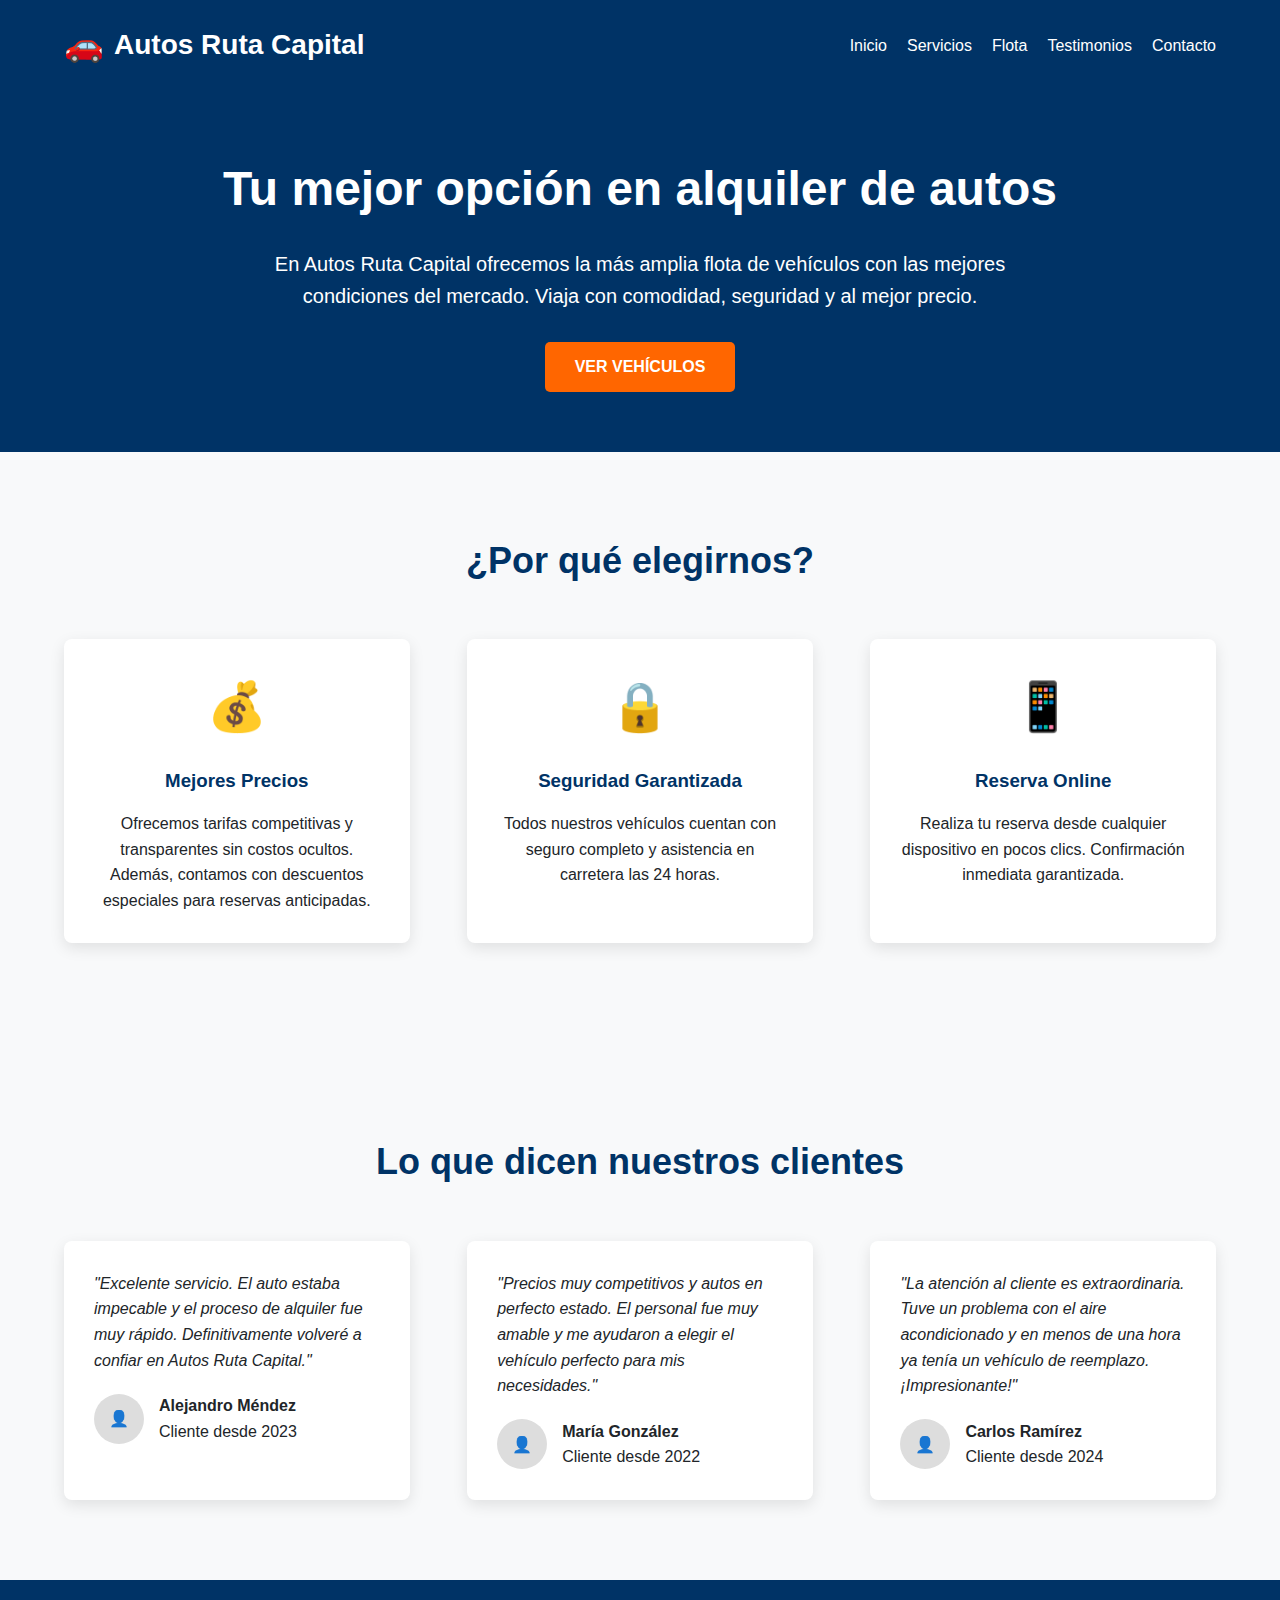
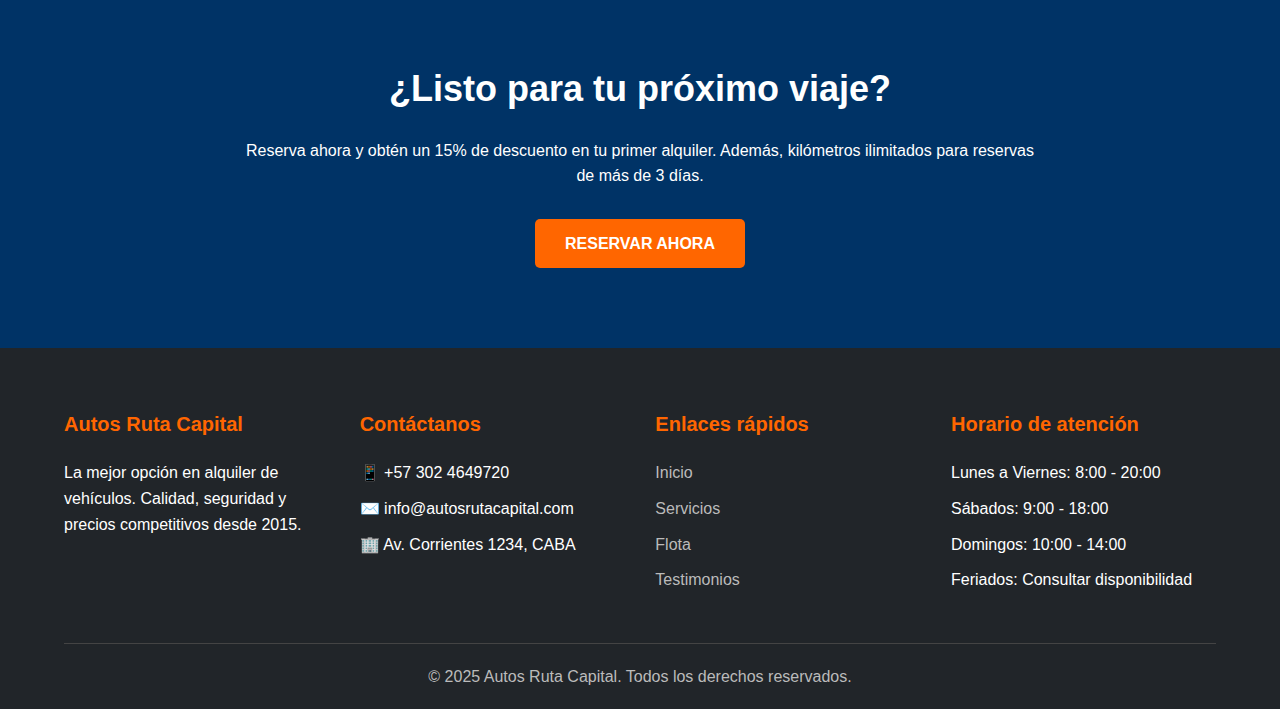
<file: index.html>
<!DOCTYPE html>
<html lang="es">
<head>
    <meta charset="UTF-8">
    <meta name="viewport" content="width=device-width, initial-scale=1.0">
    <title>Autos Ruta Capital - Alquiler de Autos</title>
    <link rel="stylesheet" href="styles.css">
</head>
<body>
    <header>
        <div class="container header-content">
            <div class="logo">
                <span class="logo-icon">🚗</span>
                Autos Ruta Capital
            </div>
            <nav class="navigation">
                <ul>
                    <li><a href="#inicio">Inicio</a></li>
                    <li><a href="#servicios">Servicios</a></li>
                    <li><a href="flota.html">Flota</a></li>
                    <li><a href="#testimonios">Testimonios</a></li>
                    <li><a href="#contacto">Contacto</a></li>
                </ul>
            </nav>
        </div>
    </header>

    <section id="inicio" class="hero">
        <div class="container hero-content">
            <h1>Tu mejor opción en alquiler de autos</h1>
            <p>En Autos Ruta Capital ofrecemos la más amplia flota de vehículos con las mejores condiciones del mercado. Viaja con comodidad, seguridad y al mejor precio.</p>
            <a href="flota.html" class="btn">Ver vehículos</a>
        </div>
    </section>

    <section id="servicios" class="features">
        <div class="container">
            <h2 class="section-title">¿Por qué elegirnos?</h2>
            <div class="features-container">
                <div class="feature">
                    <div class="feature-icon">💰</div>
                    <h3>Mejores Precios</h3>
                    <p>Ofrecemos tarifas competitivas y transparentes sin costos ocultos. Además, contamos con descuentos especiales para reservas anticipadas.</p>
                </div>
                <div class="feature">
                    <div class="feature-icon">🔒</div>
                    <h3>Seguridad Garantizada</h3>
                    <p>Todos nuestros vehículos cuentan con seguro completo y asistencia en carretera las 24 horas.</p>
                </div>
                <div class="feature">
                    <div class="feature-icon">📱</div>
                    <h3>Reserva Online</h3>
                    <p>Realiza tu reserva desde cualquier dispositivo en pocos clics. Confirmación inmediata garantizada.</p>
                </div>
            </div>
        </div>
    </section>

    <section id="testimonios" class="testimonials">
        <div class="container">
            <h2 class="section-title">Lo que dicen nuestros clientes</h2>
            <div class="testimonials-container">
                <div class="testimonial">
                    <p class="testimonial-text">"Excelente servicio. El auto estaba impecable y el proceso de alquiler fue muy rápido. Definitivamente volveré a confiar en Autos Ruta Capital."</p>
                    <div class="testimonial-author">
                        <div class="author-avatar">👤</div>
                        <div>
                            <strong>Alejandro Méndez</strong>
                            <div>Cliente desde 2023</div>
                        </div>
                    </div>
                </div>
                <div class="testimonial">
                    <p class="testimonial-text">"Precios muy competitivos y autos en perfecto estado. El personal fue muy amable y me ayudaron a elegir el vehículo perfecto para mis necesidades."</p>
                    <div class="testimonial-author">
                        <div class="author-avatar">👤</div>
                        <div>
                            <strong>María González</strong>
                            <div>Cliente desde 2022</div>
                        </div>
                    </div>
                </div>
                <div class="testimonial">
                    <p class="testimonial-text">"La atención al cliente es extraordinaria. Tuve un problema con el aire acondicionado y en menos de una hora ya tenía un vehículo de reemplazo. ¡Impresionante!"</p>
                    <div class="testimonial-author">
                        <div class="author-avatar">👤</div>
                        <div>
                            <strong>Carlos Ramírez</strong>
                            <div>Cliente desde 2024</div>
                        </div>
                    </div>
                </div>
            </div>
        </div>
    </section>

    <section class="cta">
        <div class="container">
            <h2>¿Listo para tu próximo viaje?</h2>
            <p>Reserva ahora y obtén un 15% de descuento en tu primer alquiler. Además, kilómetros ilimitados para reservas de más de 3 días.</p>
            <a href="#contacto" class="btn">Reservar ahora</a>
        </div>
    </section>

    <footer id="contacto">
        <div class="container">
            <div class="footer-container">
                <div class="footer-column">
                    <h3>Autos Ruta Capital</h3>
                    <p>La mejor opción en alquiler de vehículos. Calidad, seguridad y precios competitivos desde 2015.</p>
                </div>
                <div class="footer-column">
                    <h3>Contáctanos</h3>
                    <ul>
                        <!--<li>📞 (01) 555-7890</li>-->
                        <li>📱 +57 302 4649720</li>
                        <li>✉️ info@autosrutacapital.com</li>
                        <li>🏢 Av. Corrientes 1234, CABA</li>
                    </ul>
                </div>
                <div class="footer-column">
                    <h3>Enlaces rápidos</h3>
                    <ul>
                        <li><a href="#inicio">Inicio</a></li>
                        <li><a href="#servicios">Servicios</a></li>
                        <li><a href="flota.html">Flota</a></li>
                        <li><a href="#testimonios">Testimonios</a></li>
                    </ul>
                </div>
                <div class="footer-column">
                    <h3>Horario de atención</h3>
                    <ul>
                        <li>Lunes a Viernes: 8:00 - 20:00</li>
                        <li>Sábados: 9:00 - 18:00</li>
                        <li>Domingos: 10:00 - 14:00</li>
                        <li>Feriados: Consultar disponibilidad</li>
                    </ul>
                </div>
            </div>
            <div class="copyright">
                <p>&copy; 2025 Autos Ruta Capital. Todos los derechos reservados.</p>
            </div>
        </div>
    </footer>
</body>
</html>
</file>
<file: styles.css>
:root {
    --primary-color: #003366;
    --secondary-color: #ff6600;
    --light-color: #f8f9fa;
    --dark-color: #212529;
}

* {
    margin: 0;
    padding: 0;
    box-sizing: border-box;
    font-family: 'Arial', sans-serif;
}

body {
    line-height: 1.6;
    color: var(--dark-color);
    background-color: var(--light-color);
}

.container {
    width: 90%;
    max-width: 1200px;
    margin: 0 auto;
}

/* Header */
header {
    background-color: var(--primary-color);
    color: white;
    padding: 20px 0;
}

.header-content {
    display: flex;
    justify-content: space-between;
    align-items: center;
}

.logo {
    font-size: 28px;
    font-weight: bold;
    display: flex;
    align-items: center;
}

.logo-icon {
    margin-right: 10px;
    font-size: 32px;
}

.navigation ul {
    display: flex;
    list-style: none;
}

.navigation li {
    margin-left: 20px;
}

.navigation a {
    color: white;
    text-decoration: none;
    font-weight: 500;
    transition: color 0.3s;
}

.navigation a:hover {
    color: var(--secondary-color);
}

/* Hero Section */
.hero {
    background-color: var(--primary-color);
    color: white;
    text-align: center;
    padding: 60px 0;
    position: relative;
    overflow: hidden;
}

.hero-content {
    position: relative;
    z-index: 2;
}

.hero h1 {
    font-size: 48px;
    margin-bottom: 20px;
}

.hero p {
    font-size: 20px;
    margin-bottom: 30px;
    max-width: 800px;
    margin-left: auto;
    margin-right: auto;
}

.btn {
    display: inline-block;
    background-color: var(--secondary-color);
    color: white;
    padding: 12px 30px;
    border-radius: 5px;
    text-decoration: none;
    font-weight: bold;
    text-transform: uppercase;
    transition: background-color 0.3s;
}

.btn:hover {
    background-color: #e55c00;
}

/* Features Section */
.features {
    padding: 80px 0;
}

.section-title {
    text-align: center;
    margin-bottom: 50px;
    font-size: 36px;
    color: var(--primary-color);
}

.features-container {
    display: flex;
    flex-wrap: wrap;
    justify-content: space-between;
}

.feature {
    flex-basis: 30%;
    background-color: white;
    border-radius: 8px;
    padding: 30px;
    box-shadow: 0 5px 15px rgba(0, 0, 0, 0.1);
    margin-bottom: 30px;
    text-align: center;
    transition: transform 0.3s;
}

.feature:hover {
    transform: translateY(-10px);
}

.feature-icon {
    font-size: 48px;
    color: var(--secondary-color);
    margin-bottom: 20px;
}

.feature h3 {
    margin-bottom: 15px;
    color: var(--primary-color);
}

/* Testimonials */
.testimonials {
    padding: 80px 0;
}

.testimonials-container {
    display: flex;
    justify-content: space-between;
}

.testimonial {
    flex-basis: 30%;
    background-color: white;
    border-radius: 8px;
    padding: 30px;
    box-shadow: 0 5px 15px rgba(0, 0, 0, 0.1);
    position: relative;
}

.testimonial-text {
    margin-bottom: 20px;
    font-style: italic;
}

.testimonial-author {
    display: flex;
    align-items: center;
}

.author-avatar {
    width: 50px;
    height: 50px;
    border-radius: 50%;
    background-color: #ddd;
    margin-right: 15px;
    display: flex;
    align-items: center;
    justify-content: center;
}

/* CTA Section */
.cta {
    background-color: var(--primary-color);
    color: white;
    text-align: center;
    padding: 80px 0;
}

.cta h2 {
    font-size: 36px;
    margin-bottom: 20px;
}

.cta p {
    margin-bottom: 30px;
    max-width: 800px;
    margin-left: auto;
    margin-right: auto;
}

/* Footer */
footer {
    background-color: var(--dark-color);
    color: white;
    padding: 60px 0 20px;
}

.footer-container {
    display: flex;
    flex-wrap: wrap;
    justify-content: space-between;
    margin-bottom: 40px;
}

.footer-column {
    flex-basis: 23%;
}

.footer-column h3 {
    color: var(--secondary-color);
    margin-bottom: 20px;
    font-size: 20px;
}

.footer-column ul {
    list-style: none;
}

.footer-column li {
    margin-bottom: 10px;
}

.footer-column a {
    color: #bbb;
    text-decoration: none;
    transition: color 0.3s;
}

.footer-column a:hover {
    color: white;
}

.copyright {
    text-align: center;
    padding-top: 20px;
    border-top: 1px solid #444;
    color: #bbb;
}

/* Responsive Design */
@media (max-width: 992px) {
    .feature {
        flex-basis: 48%;
    }
    
    .testimonials-container {
        flex-wrap: wrap;
    }
    
    .testimonial {
        flex-basis: 48%;
        margin-bottom: 30px;
    }
}

@media (max-width: 768px) {
    .header-content {
        flex-direction: column;
        text-align: center;
    }
    
    .navigation {
        margin-top: 20px;
    }
    
    .navigation ul {
        justify-content: center;
    }
    
    .feature, .testimonial, .footer-column {
        flex-basis: 100%;
    }
}
</file>
